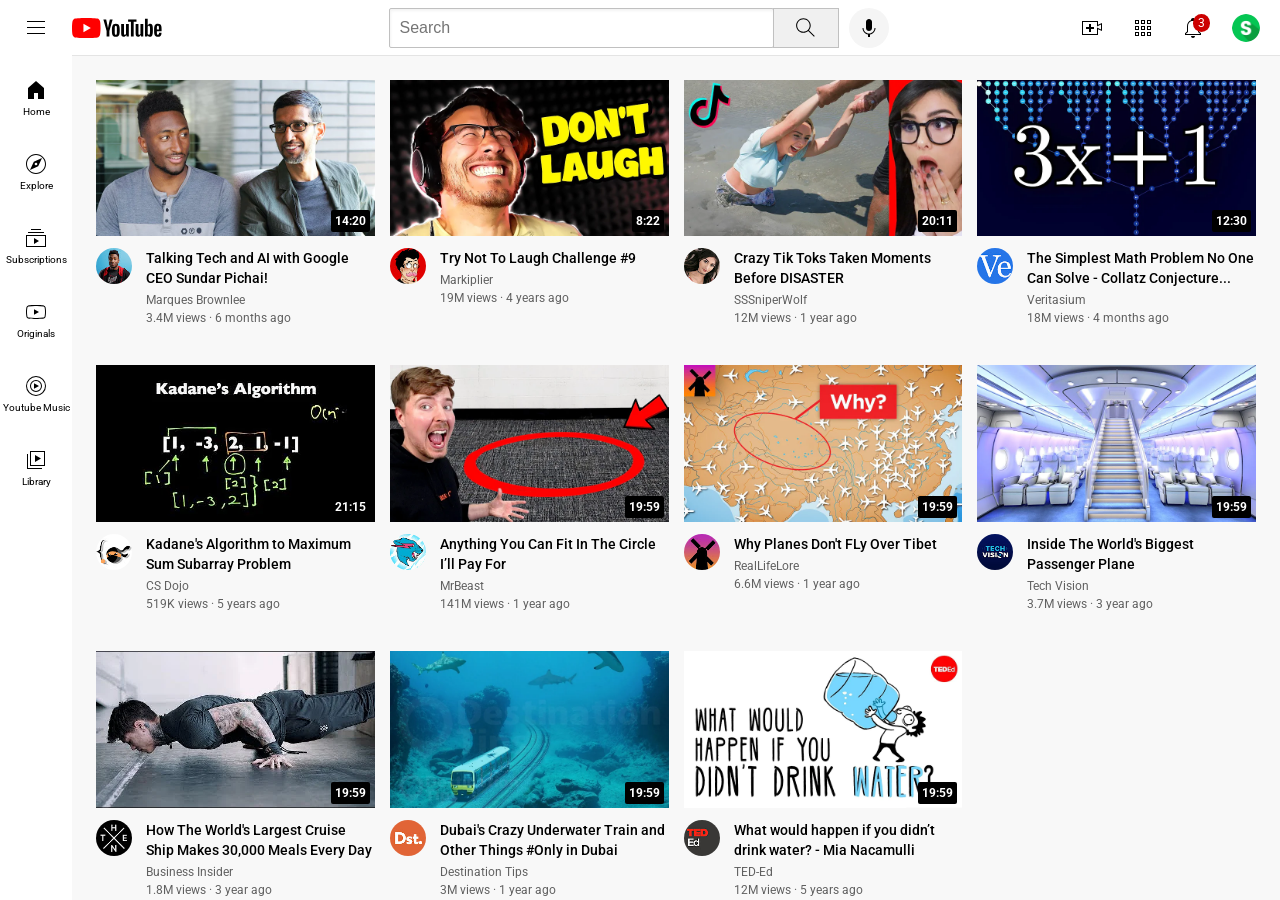
<file: index.html>
<!Doctype html>
<html>
    <head>
        <title>Youtube.com Clone</title>
        <link rel="icon" type="images/png" href="icons/web.png">
        <link rel="preconnect" href="https://fonts.googleapis.com">
        <link rel="preconnect" href="https://fonts.gstatic.com" crossorigin>
        <link href="https://fonts.googleapis.com/css2?family=Roboto:wght@100..900&display=swap" rel="stylesheet">
        <link rel="stylesheet" href="styles/general.css">
        <link rel="stylesheet" href="styles/video.css">
        <link rel="stylesheet" href="styles/header.css">
        <link rel="stylesheet" href="styles/sidebar.css">
    </head>
    <body>
      <header class="header">
        <div class="left-section" >
          <img class="hamburger-menu" src="icons/hamburger-menu.svg">
          <img  class="youtube-logo" src="icons/youtube-logo.svg">
        </div>
        <div class="middle-section">
          <input class="search-bar" type="text"
        placeholder="Search">
          <button class="search-button">
            <img  class="search-icon"src="icons/search.svg">
            <div class="tooltip">Search</div>
          </button>
          <button class="voice-search-button">
            <img class="voice-search-icon" src="icons/voice-search-icon.svg">
            <div class="tooltip">Search with your voice</div>
          </button>
       </div>
        <div class="right-section">
          <div class="upload-icon-container">
            <img class="upload-icon"src="icons/upload.svg">
            <div class="tooltip">Upload</div>
          </div>
          <div class="youtube-apps-icon-container">
          <img class="youtube-apps-icon" src="icons/youtube-apps.svg">
          <div class="tooltip">Youtube apps</div>
          </div>
          <div class="notifications-icon-container">
              <img class="notifications-icon"src="icons/notifications.svg">
              <div class="notifications-count">3</div>
              <div class="tooltip">Notifications</div>
          </div>
      
          <img class="current-user-picture" src="channel-pictures/channel-final.png">
        </div>
      </header>
      <nav class="sidebar">
        <div class="sidebar-link">
          <img src="icons/home.svg">
          <div>Home</div>
        </div>
        <div class="sidebar-link">
          <img src="icons/explore.svg">
          <div>Explore</div>
        </div>
        <div class="sidebar-link">
          <img src="icons/subscriptions.svg">
          <div>Subscriptions</div>
        </div>
        <div class="sidebar-link">
          <img src="icons/originals.svg">
          <div>Originals</div>
        </div>
        <div class="sidebar-link">
          <img src="icons/youtube-music.svg">
          <div>Youtube Music</div>
        </div>
        <div class="sidebar-link">
          <img src="icons/library.svg">
          <div>Library</div>
        </div>
      </nav>
        <main>
       <section class="video-grid">

          <div class="video-preview">
        <!-- one vertical layout-->
          <div class="thumbnail-row">
               <img class="thumbnail" src="thumbnails/thumbnail-1.webp ">
               <div class="video-time">14:20</div>
          </div>
          <div class="video-info-grid">
             <!-- another vertical layout-->
            <div class="channel-picture">
                <!-- one horizontal layout-->
              <img class="profile-picture" src="channel-pictures/channel-1.jpeg">
            </div>
            <div class="video-info">
                <!-- another horizontal layout-->
               <p class="video-title">Talking Tech and AI with Google CEO Sundar Pichai!</p>
        <p class="video-author">Marques Brownlee</p>
        <p class="video-stats">3.4M views · 6 months ago</p>
            </div>
           
          </div>
          
        
        </div>
       <div class="video-preview">
        <!-- one vertical layout-->
          <div class="thumbnail-row">
               <img class="thumbnail" src="thumbnails/thumbnail-2.webp ">
                <div class="video-time">8:22</div>
          </div>
          <div class="video-info-grid">
             <!-- another vertical layout-->
            <div class="channel-picture">
                <!-- one horizontal layout-->
              <img class="profile-picture" src="channel-pictures/channel-2.jpeg">
            </div>
            <div class="video-info">
                <!-- another horizontal layout-->
               <p class="video-title">Try Not To Laugh Challenge #9</p>
        <p class="video-author">Markiplier</p>
        <p class="video-stats">
19M views · 4 years ago</p>
            </div>
           
          </div>
          
        
        </div>
          <div class="video-preview">
        <!-- one vertical layout-->
          <div class="thumbnail-row">
               <img class="thumbnail" src="thumbnails/thumbnail-3.webp ">
               <div class="video-time">20:11</div>
          </div>
          <div class="video-info-grid">
             <!-- another vertical layout-->
            <div class="channel-picture">
                <!-- one horizontal layout-->
              <img class="profile-picture" src="channel-pictures/channel-3.jpeg">
            </div>
            <div class="video-info">
                <!-- another horizontal layout-->
               <p class="video-title">Crazy Tik Toks Taken Moments Before DISASTER</p>
        <p class="video-author">SSSniperWolf</p>
        <p class="video-stats">12M views · 1 year ago</p>
            </div>
           
          </div>
          
        
        </div>
       <div class="video-preview">
        <!-- one vertical layout-->
          <div class="thumbnail-row">
               <img class="thumbnail" src="thumbnails/thumbnail-4.webp ">
               <div class="video-time">12:30</div>
          </div>
          <div class="video-info-grid">
             <!-- another vertical layout-->
            <div class="channel-picture">
                <!-- one horizontal layout-->
              <img class="profile-picture" src="channel-pictures/channel-4.jpeg">
            </div>
            <div class="video-info">
                <!-- another horizontal layout-->
                 <p class="video-title">
                  The Simplest Math Problem No One Can Solve - Collatz Conjecture...</p>
        <p class="video-author">Veritasium</p>
        <p class="video-stats">
                  18M views · 4 months ago</p>
            </div>
           
          </div>
          
        
        </div>
          <div class="video-preview">
        <!-- one vertical layout-->
          <div class="thumbnail-row">
               <img class="thumbnail" src="thumbnails/thumbnail-5.webp ">
               <div class="video-time">21:15</div>
          </div>
          <div class="video-info-grid">
             <!-- another vertical layout-->
            <div class="channel-picture">
                <!-- one horizontal layout-->
              <img class="profile-picture" src="channel-pictures/channel-5.jpeg">
            </div>
            <div class="video-info">
                <!-- another horizontal layout-->
               <p class="video-title">
                  Kadane's Algorithm to Maximum Sum Subarray Problem</p>
        <p class="video-author">CS Dojo
                           </p>
        <p class="video-stats">519K views · 5 years ago</p>
            </div>
           
          </div>
          
        
        </div>
      <div class="video-preview">
        <!-- one vertical layout-->
          <div class="thumbnail-row">
               <img class="thumbnail" src="thumbnails/thumbnail-6.webp ">
               <div class="video-time">19:59</div>
          </div>
          <div class="video-info-grid">
             <!-- another vertical layout-->
            <div class="channel-picture">
                <!-- one horizontal layout-->
              <img class="profile-picture" src="channel-pictures/channel-6.jpeg">
            </div>
            <div class="video-info">
                <!-- another horizontal layout-->
               <p class="video-title">Anything You Can Fit In The Circle I’ll Pay For</p>
                <p class="video-author">MrBeast</p>
                <p class="video-stats">141M views · 1 year ago</p>
            </div>
           
          </div>
      </div>
       <div class="video-preview">
        <!-- one vertical layout-->
          <div class="thumbnail-row">
               <img class="thumbnail" src="thumbnails/thumbnail-7.webp ">
               <div class="video-time">19:59</div>
          </div>
          <div class="video-info-grid">
             <!-- another vertical layout-->
            <div class="channel-picture">
                <!-- one horizontal layout-->
              <img class="profile-picture" src="channel-pictures/channel-7.jpeg">
            </div>
            <div class="video-info">
                <!-- another horizontal layout-->
               <p class="video-title">Why Planes Don't FLy Over Tibet</p>
                <p class="video-author">RealLifeLore</p>
                <p class="video-stats">6.6M views · 1 year ago</p>
            </div>
           
          </div>
      </div>
      <div class="video-preview">
        <!-- one vertical layout-->
          <div class="thumbnail-row">
               <img class="thumbnail" src="thumbnails/thumbnail-8.webp ">
               <div class="video-time">19:59</div>
          </div>
          <div class="video-info-grid">
             <!-- another vertical layout-->
            <div class="channel-picture">
                <!-- one horizontal layout-->
              <img class="profile-picture" src="channel-pictures/channel-8.jpeg">
            </div>
            <div class="video-info">
                <!-- another horizontal layout-->
               <p class="video-title">Inside The World's Biggest Passenger Plane</p>
                <p class="video-author">Tech Vision</p>
                <p class="video-stats">3.7M views · 3 year ago</p>
            </div>
           
          </div>
      </div>
      <div class="video-preview">
        <!-- one vertical layout-->
          <div class="thumbnail-row">
               <img class="thumbnail" src="thumbnails/thumbnail-9.webp ">
               <div class="video-time">19:59</div>
          </div>
          <div class="video-info-grid">
             <!-- another vertical layout-->
            <div class="channel-picture">
                <!-- one horizontal layout-->
              <img class="profile-picture" src="channel-pictures/channel-9.jpeg">
            </div>
            <div class="video-info">
                <!-- another horizontal layout-->
               <p class="video-title">How The World's Largest Cruise Ship Makes 30,000 Meals Every Day</p>
                <p class="video-author">Business Insider</p>
                <p class="video-stats">1.8M views · 3 year ago</p>
            </div>
           
          </div>
      </div>
      <div class="video-preview">
        <!-- one vertical layout-->
          <div class="thumbnail-row">
               <img class="thumbnail" src="thumbnails/thumbnail-11.webp ">
               <div class="video-time">19:59</div>
          </div>
          <div class="video-info-grid">
             <!-- another vertical layout-->
            <div class="channel-picture">
                <!-- one horizontal layout-->
              <img class="profile-picture" src="channel-pictures/channel-11.jpeg">
            </div>
            <div class="video-info">
                <!-- another horizontal layout-->
               <p class="video-title">Dubai's Crazy Underwater Train and Other Things #Only in Dubai</p>
                <p class="video-author">Destination Tips</p>
                <p class="video-stats">3M views · 1 year ago</p>
            </div>
          </div>
      </div>
      <div class="video-preview">
        <!-- one vertical layout-->
          <div class="thumbnail-row">
               <img class="thumbnail" src="thumbnails/thumbnail-12.webp ">
               <div class="video-time">19:59</div>
          </div>
          <div class="video-info-grid">
             <!-- another vertical layout-->
            <div class="channel-picture">
                <!-- one horizontal layout-->
              <img class="profile-picture" src="channel-pictures/channel-12.jpeg">
            </div>
            <div class="video-info">
                <!-- another horizontal layout-->
               <p class="video-title">What would happen if you didn’t drink water? - Mia Nacamulli</p>
                <p class="video-author">
                  TED-Ed</p>
                <p class="video-stats">
                  12M views · 5 years ago
                </p>
            </div>
          </div>
      </div>
      </section>
        </main>
        
     






    </body>
</html>
</file>
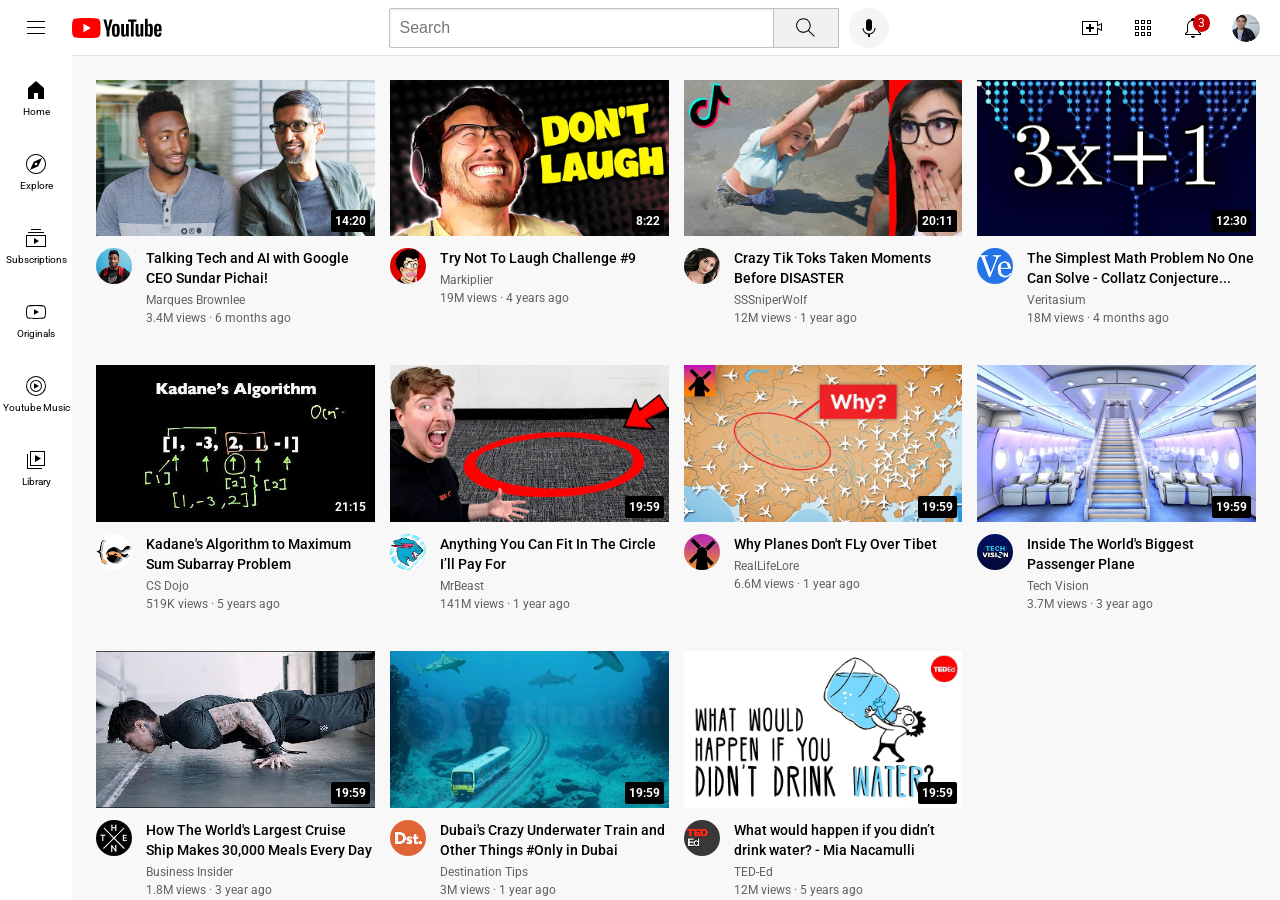
<file: youtube.html>
<!Doctype html>
<html>
    <head>
        <title>Youtube.com Clone</title>
        <link rel="icon" type="images/png" href="icons/web.png">
        <link rel="preconnect" href="https://fonts.googleapis.com">
        <link rel="preconnect" href="https://fonts.gstatic.com" crossorigin>
        <link href="https://fonts.googleapis.com/css2?family=Roboto:wght@100..900&display=swap" rel="stylesheet">
        <link rel="stylesheet" href="styles/general.css">
        <link rel="stylesheet" href="styles/video.css">
        <link rel="stylesheet" href="styles/header.css">
        <link rel="stylesheet" href="styles/sidebar.css">
    </head>
    <body>
      <header class="header">
        <div class="left-section" >
          <img class="hamburger-menu" src="icons/hamburger-menu.svg">
          <img  class="youtube-logo" src="icons/youtube-logo.svg">
        </div>
        <div class="middle-section">
          <input class="search-bar" type="text"
        placeholder="Search">
          <button class="search-button">
            <img  class="search-icon"src="icons/search.svg">
            <div class="tooltip">Search</div>
          </button>
          <button class="voice-search-button">
            <img class="voice-search-icon" src="icons/voice-search-icon.svg">
            <div class="tooltip">Search with your voice</div>
          </button>
       </div>
        <div class="right-section">
          <div class="upload-icon-container">
            <img class="upload-icon"src="icons/upload.svg">
            <div class="tooltip">Upload</div>
          </div>
          <div class="youtube-apps-icon-container">
          <img class="youtube-apps-icon" src="icons/youtube-apps.svg">
          <div class="tooltip">Youtube apps</div>
          </div>
          <div class="notifications-icon-container">
              <img class="notifications-icon"src="icons/notifications.svg">
              <div class="notifications-count">3</div>
              <div class="tooltip">Notifications</div>
          </div>
      
          <img class="current-user-picture" src="channel-pictures/my-channel.jpeg">
        </div>
      </header>
      <nav class="sidebar">
        <div class="sidebar-link">
          <img src="icons/home.svg">
          <div>Home</div>
        </div>
        <div class="sidebar-link">
          <img src="icons/explore.svg">
          <div>Explore</div>
        </div>
        <div class="sidebar-link">
          <img src="icons/subscriptions.svg">
          <div>Subscriptions</div>
        </div>
        <div class="sidebar-link">
          <img src="icons/originals.svg">
          <div>Originals</div>
        </div>
        <div class="sidebar-link">
          <img src="icons/youtube-music.svg">
          <div>Youtube Music</div>
        </div>
        <div class="sidebar-link">
          <img src="icons/library.svg">
          <div>Library</div>
        </div>
      </nav>
        <main>
       <section class="video-grid">

          <div class="video-preview">
        <!-- one vertical layout-->
          <div class="thumbnail-row">
               <img class="thumbnail" src="thumbnails/thumbnail-1.webp ">
               <div class="video-time">14:20</div>
          </div>
          <div class="video-info-grid">
             <!-- another vertical layout-->
            <div class="channel-picture">
                <!-- one horizontal layout-->
              <img class="profile-picture" src="channel-pictures/channel-1.jpeg">
            </div>
            <div class="video-info">
                <!-- another horizontal layout-->
               <p class="video-title">Talking Tech and AI with Google CEO Sundar Pichai!</p>
        <p class="video-author">Marques Brownlee</p>
        <p class="video-stats">3.4M views · 6 months ago</p>
            </div>
           
          </div>
          
        
        </div>
       <div class="video-preview">
        <!-- one vertical layout-->
          <div class="thumbnail-row">
               <img class="thumbnail" src="thumbnails/thumbnail-2.webp ">
                <div class="video-time">8:22</div>
          </div>
          <div class="video-info-grid">
             <!-- another vertical layout-->
            <div class="channel-picture">
                <!-- one horizontal layout-->
              <img class="profile-picture" src="channel-pictures/channel-2.jpeg">
            </div>
            <div class="video-info">
                <!-- another horizontal layout-->
               <p class="video-title">Try Not To Laugh Challenge #9</p>
        <p class="video-author">Markiplier</p>
        <p class="video-stats">
19M views · 4 years ago</p>
            </div>
           
          </div>
          
        
        </div>
          <div class="video-preview">
        <!-- one vertical layout-->
          <div class="thumbnail-row">
               <img class="thumbnail" src="thumbnails/thumbnail-3.webp ">
               <div class="video-time">20:11</div>
          </div>
          <div class="video-info-grid">
             <!-- another vertical layout-->
            <div class="channel-picture">
                <!-- one horizontal layout-->
              <img class="profile-picture" src="channel-pictures/channel-3.jpeg">
            </div>
            <div class="video-info">
                <!-- another horizontal layout-->
               <p class="video-title">Crazy Tik Toks Taken Moments Before DISASTER</p>
        <p class="video-author">SSSniperWolf</p>
        <p class="video-stats">12M views · 1 year ago</p>
            </div>
           
          </div>
          
        
        </div>
       <div class="video-preview">
        <!-- one vertical layout-->
          <div class="thumbnail-row">
               <img class="thumbnail" src="thumbnails/thumbnail-4.webp ">
               <div class="video-time">12:30</div>
          </div>
          <div class="video-info-grid">
             <!-- another vertical layout-->
            <div class="channel-picture">
                <!-- one horizontal layout-->
              <img class="profile-picture" src="channel-pictures/channel-4.jpeg">
            </div>
            <div class="video-info">
                <!-- another horizontal layout-->
                 <p class="video-title">
                  The Simplest Math Problem No One Can Solve - Collatz Conjecture...</p>
        <p class="video-author">Veritasium</p>
        <p class="video-stats">
                  18M views · 4 months ago</p>
            </div>
           
          </div>
          
        
        </div>
          <div class="video-preview">
        <!-- one vertical layout-->
          <div class="thumbnail-row">
               <img class="thumbnail" src="thumbnails/thumbnail-5.webp ">
               <div class="video-time">21:15</div>
          </div>
          <div class="video-info-grid">
             <!-- another vertical layout-->
            <div class="channel-picture">
                <!-- one horizontal layout-->
              <img class="profile-picture" src="channel-pictures/channel-5.jpeg">
            </div>
            <div class="video-info">
                <!-- another horizontal layout-->
               <p class="video-title">
                  Kadane's Algorithm to Maximum Sum Subarray Problem</p>
        <p class="video-author">CS Dojo
                           </p>
        <p class="video-stats">519K views · 5 years ago</p>
            </div>
           
          </div>
          
        
        </div>
      <div class="video-preview">
        <!-- one vertical layout-->
          <div class="thumbnail-row">
               <img class="thumbnail" src="thumbnails/thumbnail-6.webp ">
               <div class="video-time">19:59</div>
          </div>
          <div class="video-info-grid">
             <!-- another vertical layout-->
            <div class="channel-picture">
                <!-- one horizontal layout-->
              <img class="profile-picture" src="channel-pictures/channel-6.jpeg">
            </div>
            <div class="video-info">
                <!-- another horizontal layout-->
               <p class="video-title">Anything You Can Fit In The Circle I’ll Pay For</p>
                <p class="video-author">MrBeast</p>
                <p class="video-stats">141M views · 1 year ago</p>
            </div>
           
          </div>
      </div>
       <div class="video-preview">
        <!-- one vertical layout-->
          <div class="thumbnail-row">
               <img class="thumbnail" src="thumbnails/thumbnail-7.webp ">
               <div class="video-time">19:59</div>
          </div>
          <div class="video-info-grid">
             <!-- another vertical layout-->
            <div class="channel-picture">
                <!-- one horizontal layout-->
              <img class="profile-picture" src="channel-pictures/channel-7.jpeg">
            </div>
            <div class="video-info">
                <!-- another horizontal layout-->
               <p class="video-title">Why Planes Don't FLy Over Tibet</p>
                <p class="video-author">RealLifeLore</p>
                <p class="video-stats">6.6M views · 1 year ago</p>
            </div>
           
          </div>
      </div>
      <div class="video-preview">
        <!-- one vertical layout-->
          <div class="thumbnail-row">
               <img class="thumbnail" src="thumbnails/thumbnail-8.webp ">
               <div class="video-time">19:59</div>
          </div>
          <div class="video-info-grid">
             <!-- another vertical layout-->
            <div class="channel-picture">
                <!-- one horizontal layout-->
              <img class="profile-picture" src="channel-pictures/channel-8.jpeg">
            </div>
            <div class="video-info">
                <!-- another horizontal layout-->
               <p class="video-title">Inside The World's Biggest Passenger Plane</p>
                <p class="video-author">Tech Vision</p>
                <p class="video-stats">3.7M views · 3 year ago</p>
            </div>
           
          </div>
      </div>
      <div class="video-preview">
        <!-- one vertical layout-->
          <div class="thumbnail-row">
               <img class="thumbnail" src="thumbnails/thumbnail-9.webp ">
               <div class="video-time">19:59</div>
          </div>
          <div class="video-info-grid">
             <!-- another vertical layout-->
            <div class="channel-picture">
                <!-- one horizontal layout-->
              <img class="profile-picture" src="channel-pictures/channel-9.jpeg">
            </div>
            <div class="video-info">
                <!-- another horizontal layout-->
               <p class="video-title">How The World's Largest Cruise Ship Makes 30,000 Meals Every Day</p>
                <p class="video-author">Business Insider</p>
                <p class="video-stats">1.8M views · 3 year ago</p>
            </div>
           
          </div>
      </div>
      <div class="video-preview">
        <!-- one vertical layout-->
          <div class="thumbnail-row">
               <img class="thumbnail" src="thumbnails/thumbnail-11.webp ">
               <div class="video-time">19:59</div>
          </div>
          <div class="video-info-grid">
             <!-- another vertical layout-->
            <div class="channel-picture">
                <!-- one horizontal layout-->
              <img class="profile-picture" src="channel-pictures/channel-11.jpeg">
            </div>
            <div class="video-info">
                <!-- another horizontal layout-->
               <p class="video-title">Dubai's Crazy Underwater Train and Other Things #Only in Dubai</p>
                <p class="video-author">Destination Tips</p>
                <p class="video-stats">3M views · 1 year ago</p>
            </div>
          </div>
      </div>
      <div class="video-preview">
        <!-- one vertical layout-->
          <div class="thumbnail-row">
               <img class="thumbnail" src="thumbnails/thumbnail-12.webp ">
               <div class="video-time">19:59</div>
          </div>
          <div class="video-info-grid">
             <!-- another vertical layout-->
            <div class="channel-picture">
                <!-- one horizontal layout-->
              <img class="profile-picture" src="channel-pictures/channel-12.jpeg">
            </div>
            <div class="video-info">
                <!-- another horizontal layout-->
               <p class="video-title">What would happen if you didn’t drink water? - Mia Nacamulli</p>
                <p class="video-author">
                  TED-Ed</p>
                <p class="video-stats">
                  12M views · 5 years ago
                </p>
            </div>
          </div>
      </div>
      </section>
        </main>
        
     






    </body>
</html>
</file>
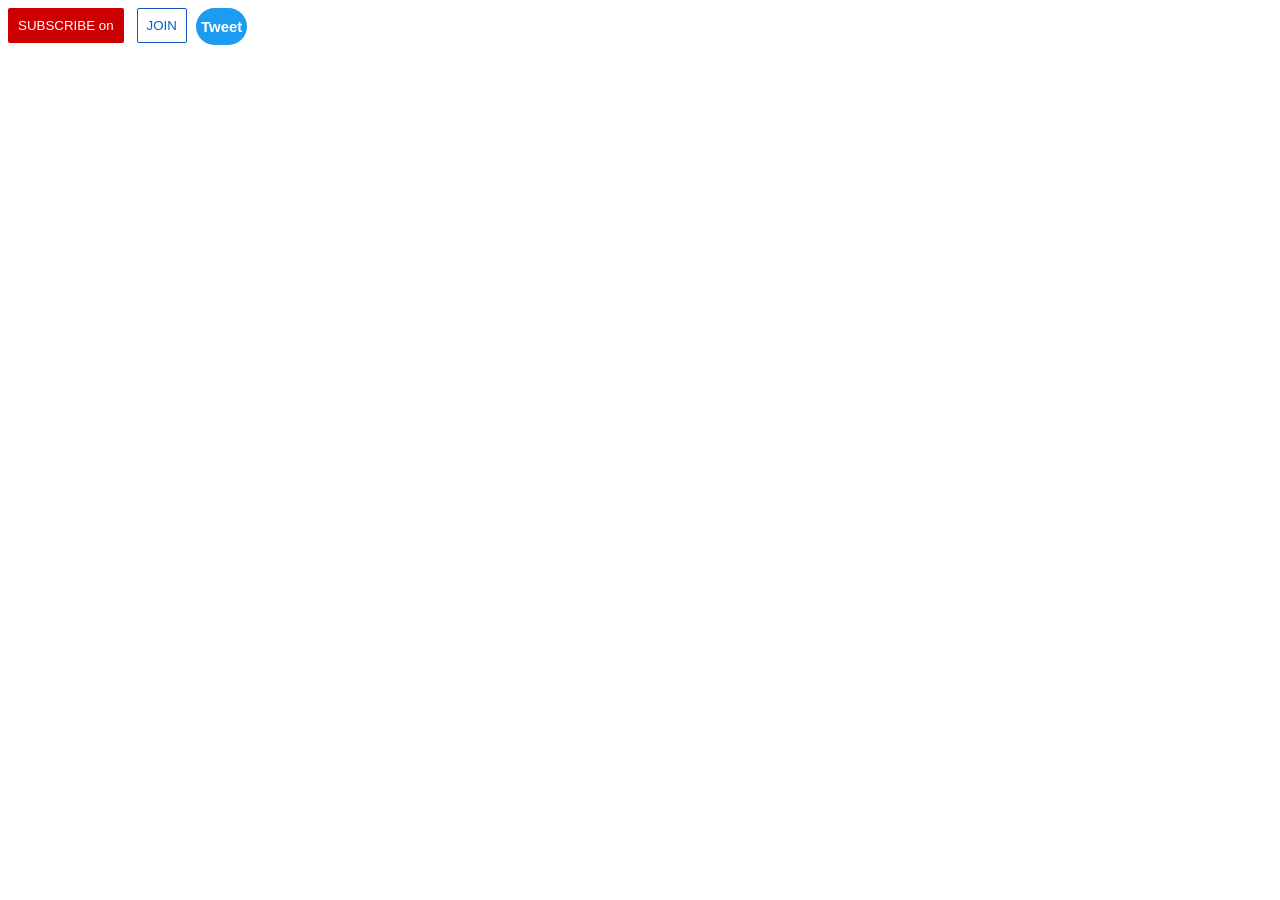
<file: intro-to-html/buttons.html>
<!Doctype html>
<html>
    <head>
        <title>Working With buttons</title>
    <link rel="stylesheet" href="styles/buttons.css">
</head>
<body>
<button class="subscribe-button">SUBSCRIBE on</button>
<button class="join-button">JOIN</button>
<button class="tweet-button">Tweet</button>
</body>
</html>
</file>
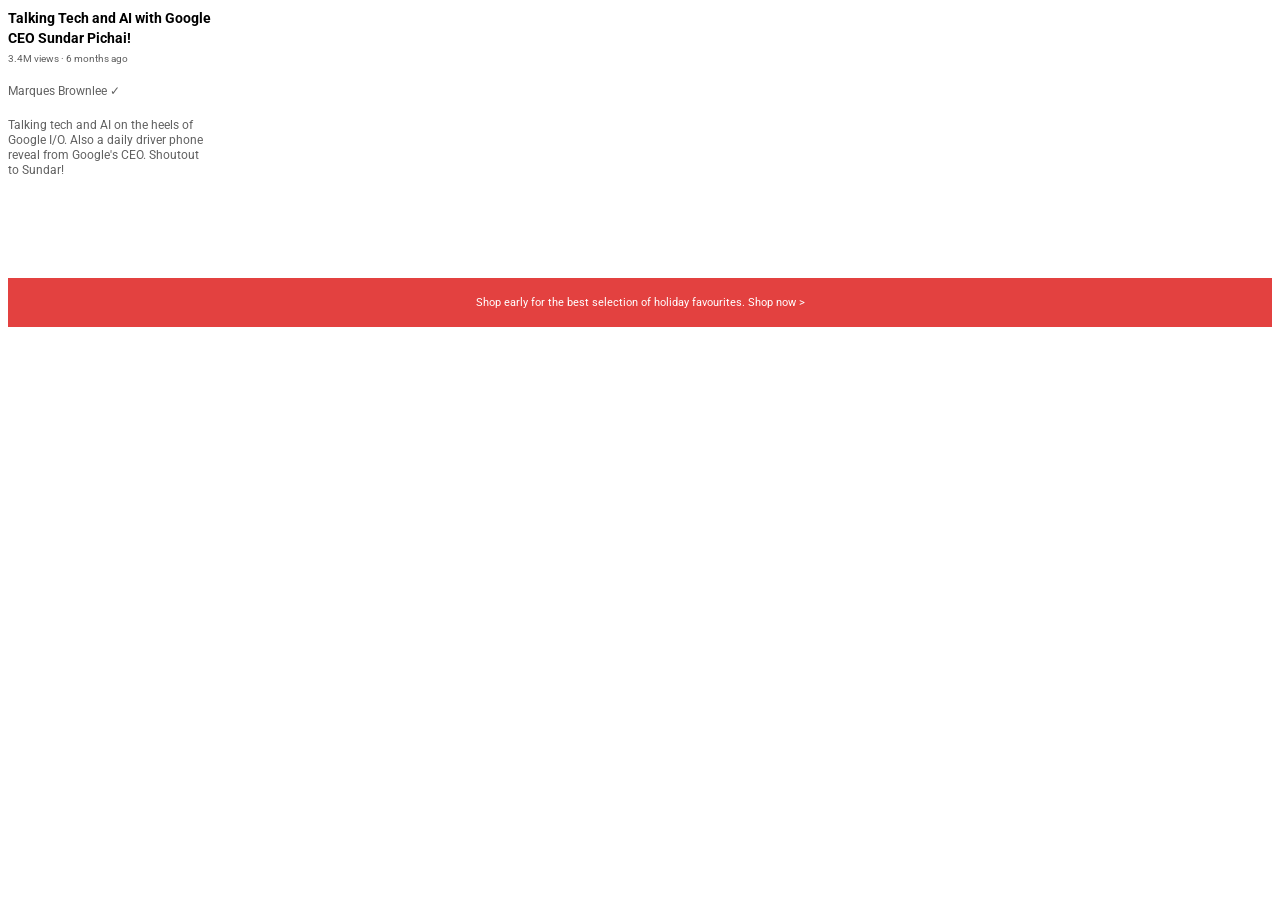
<file: intro-to-html/text.html>
<!Doctype html>
<html>
    <head>
        <title>Working Model</title>
      <link rel="stylesheet" href="styles/text.css">

      <link rel="preconnect" href="https://fonts.googleapis.com">
<link rel="preconnect" href="https://fonts.gstatic.com" crossorigin>
<link href="https://fonts.googleapis.com/css2?family=Roboto:ital,wght@0,100..900;1,100..900&display=swap" rel="stylesheet">
    </head>

<body>
<p class="main">Talking Tech and AI with Google CEO Sundar Pichai!</p>
<p class="views">3.4M views · 6 months ago</p>
<p class="text">Marques Brownlee ✓ </p>
<p class="body">Talking tech and AI on the heels of Google I/O. Also a daily driver phone reveal from Google's CEO. Shoutout to Sundar!</p>
<p class="apple-text">
    Shop early for the best selection of holiday favourites. <span class="specific">Shop now &gt</span>
</p>
</body>
</html>
</file>
<file: styles/general.css>
p{
            margin:0px;
          }
          body{
            font-family:Roboto,Arial;
            margin:0px;
            padding-top:80px;
            padding-left:96px;
            padding-right:24px;
            background-color:rgb(248,248,248);
          }
</file>
<file: styles/video.css>
.thumbnail{
            width:100%;
          } 
          .video-info-grid{
            display:grid;
            grid-template-columns:50px 1fr;
            cursor:pointer;
          }
          .profile-picture{
            width:36px;
            border-radius:50px;

          }
          .video-title{
            font-size:14px;
            font-weight:500;
            line-height:20px;
            margin-bottom:5px;
               display:-webkit-box;
              -webkit-line-clamp:2;
              -webkit-box-orient:vertical;
              overflow:hidden;
            }
  
        
          .thumbnail-row{
            margin-bottom:8px;
            position:relative;
          }
          .video-author,.video-stats{
            font-size:12px;
            color:rgb(96,96,96);
          }
          .video-author{
            margin-bottom:4px;
          }
          .video-grid{
            display:grid;
            grid-template-columns:1fr 1fr 1fr;
            column-gap:15px;
            row-gap:40px;
          }

          @media(max-width:750px){
            .video-grid{
              grid-template-columns:1fr 1fr;
            }
          }
          @media(min-width:751px) and (max-width:999px){
            .video-grid{
              grid-template-columns:1fr 1fr 1fr;
            }
          }
          @media(min-width:1000px){
            .video-grid{
              grid-template-columns:1fr 1fr 1fr 1fr;
            }
          }
          .video-time{
            background-color:black;
            color:white;
            position:absolute;
            bottom:8px;
            right:5px;
            font-size:12px;
            border-radius:2px;
            padding:4px;
            font-weight:bold;
          }
</file>
<file: styles/header.css>
.header{
    height:55px;
    display:flex;
    flex-direction:row;
    justify-content:space-between;
    position:fixed;
    top:0;
    left:0;
    right:0;
    background-color:white;
    border-bottom-width:1px;
    border-bottom-style:solid;
    border-bottom-color:rgb(228,228,228);
    z-index:100;
    cursor:pointer;
}
.left-section{
    display:flex;
    align-items:center;
}
.hamburger-menu{
    height:24px;
    margin-left:24px;
    margin-right:24px;
}
.youtube-logo{
    height:20px;
}
.middle-section{
    flex:1;
    margin-left:70px;
    margin-right:35px;
    max-width:500px;
    display:flex;
    align-items:center; 
}
.search-bar{
   flex:1;
   height:36px;
   padding-left:10px;
   font-size:16px;
   border:1px solid rgb(192,192,192);
   border-radius:2px;
   box-shadow:inset 1px 2px 3px rgba(0,0,0,0.05);
   width:0;
}
.search-bar::placeholder{
    font-size:16px;
}

.search-button{
    height:40px;
    width:66px;
    margin-right:10px;
    background-color:rgb(240,240,240);
    border-width:1px;
    border-style:solid;
    margin-left:-1px;
    border-color:rgb(192,192,192);
}
.search-button,.voice-search-button,.upload-icon-container,.youtube-apps-icon-container,.notifications-icon-container{
    position:relative;
    display:flex;
    justify-content:center;
    align-items:center;
}
.search-button .tooltip,.voice-search-button .tooltip,.upload-icon-container .tooltip,.youtube-apps-icon-container .tooltip,.notifications-icon-container .tooltip{
    position:absolute;
    background-color:gray;
    color:white;
    padding-top:4px;
    padding-bottom:4px;
    padding-left:8px;
    padding-right:8px;
    border-radius:2px;
    font-size:12px;
    bottom:-30px;
    opacity:0;
    transition:opacity,0.15s;
    pointer-events: none;
    white-space:nowrap;
}
.search-button:hover .tooltip,.voice-search-button:hover .tooltip,
.upload-icon-container:hover .tooltip,.youtube-apps-icon-container:hover .tooltip,.notifications-icon-container:hover .tooltip
{
    opacity:1;
}
.search-icon{
    height:25px;

}
.voice-search-button{
    height:40px;
    width:40px;
    border:none;
    background-color:rgb(245, 245, 245);
    border-radius:20px;
    position:relative;
}
.voice-search-icon{
    height:24px;
  
}

.right-section{
    width:180px;
    margin-right:20px;
    display:flex;
    align-items:center;
    justify-content: space-between;
    flex-shrink:0;
}
.upload-icon{
    height:24px;
}
.youtube-apps-icon{
    height:24px;
}
.notifications-icon{
    height:24px;
}
.notifications-icon-container{
    position:relative;
}
.notifications-count{
    position:absolute;
    top:-2px;
    right:-5px;
    background-color:rgb(204, 0, 0);
    color:white;
    font-size:12px;
    padding-left:5px;
    padding-right:5px;
    padding-top:2px;
    padding-bottom:2px;
    border-radius:10px;
}
.current-user-picture{
    height:28px;
    border-radius:16px;

}
</file>
<file: styles/sidebar.css>
.sidebar{
    position:fixed;
    left:0;
    bottom:0;
    background-color:white;
    top:55px;
    width:72px;
    z-index:200;
    padding-top:5px;
}
.sidebar-link{
    height:74px;
    display:flex;
    flex-direction:column;
    justify-content:center;
    align-items:center;
    cursor:pointer; 
}
.sidebar-link:hover{
    background-color:rgb(235,235,235);
}
.sidebar-link img{
    height:24px;
    margin-bottom:4px;
}
.sidebar-link div{
    font-size:10px;
}
</file>
<file: intro-to-html/styles/buttons.css>
.subscribe-button{
        background-color:rgb(204,0,0);
        border:none;
        color:white;
        padding:10px 10px 10px 10px;
        border-radius:2px;
        cursor:pointer;
        margin-right:9px;
        transition:opacity 0.35s;
    }
    .subscribe-button:hover{
        opacity:0.7;
    }
    .subscribe-button:active{
        opacity:0.3;
    }
    
    .join-button{
        background-color: white;
        border-color:rgb(22, 82, 192);
        border-style:solid;
        border-width:1px;
        color:rgb(6, 95, 212);;
        cursor:pointer;
       padding:9px 9px 9px 9px;
        border-radius:2px;
        transition:background-color 0.15s,
        color 0.15s;
        vertical-align: top;
    }
    .join-button:hover{
        background-color:rgb(22, 82, 192);
        color:white;
    }
    .join-button:active{
        opacity:0.9;
    }
    .tweet-button{
        background-color:rgb(29, 155, 240);
        color:white;
        border-color:rgb(5, 149, 245);
        border:none;
        border-radius:20px;
        padding:10px 5px 10px 5px;
        cursor:pointer;
        font-weight:bold;
        font-size:15px;
        margin-left:5px;
        transition:box-shadow 0.15s;
        vertical-align:top;
    }
    .tweet-button:hover{
        box-shadow:5px 5px 10px rgba(0,0,0,0.15);
    }
    .tweet-button:active{
        opacity:0.6;
    }
</file>
<file: intro-to-html/styles/text.css>
p{
        font-family:Roboto;
        margin-top:0;
        margin-bottom:0;
    }
   .main{
    font-weight:bold;
    font-size:14px;
    width:220px;
    margin-bottom:5px;
    line-height:20px;
   }
   .views{
    font-size:12px;
    color:rgb(96,96,96);
    font-size:10px;
    margin-bottom:20px;
   }
   .text{
    color:rgb(96,96,96);
    font-size:12px;
    margin-bottom:20px;
   }
   .body{
    color:rgb(96,96,96);
    font-size:12px;
    width:200px;
    line-height:15px;
    margin-bottom:100px;
   }
   .apple-text{
    margin-bottom:30px;
    font-size:11px;
    text-align:center;
    background-color:rgb(227, 65, 64);
    color:white;
    padding-top:18px;
    padding-bottom:18px;
    padding-left:18px;
    padding-right:18px;
   }
   .specific{
    cursor:pointer;
   }
   .specific:hover{
    text-decoration:underline;
   }
</file>
